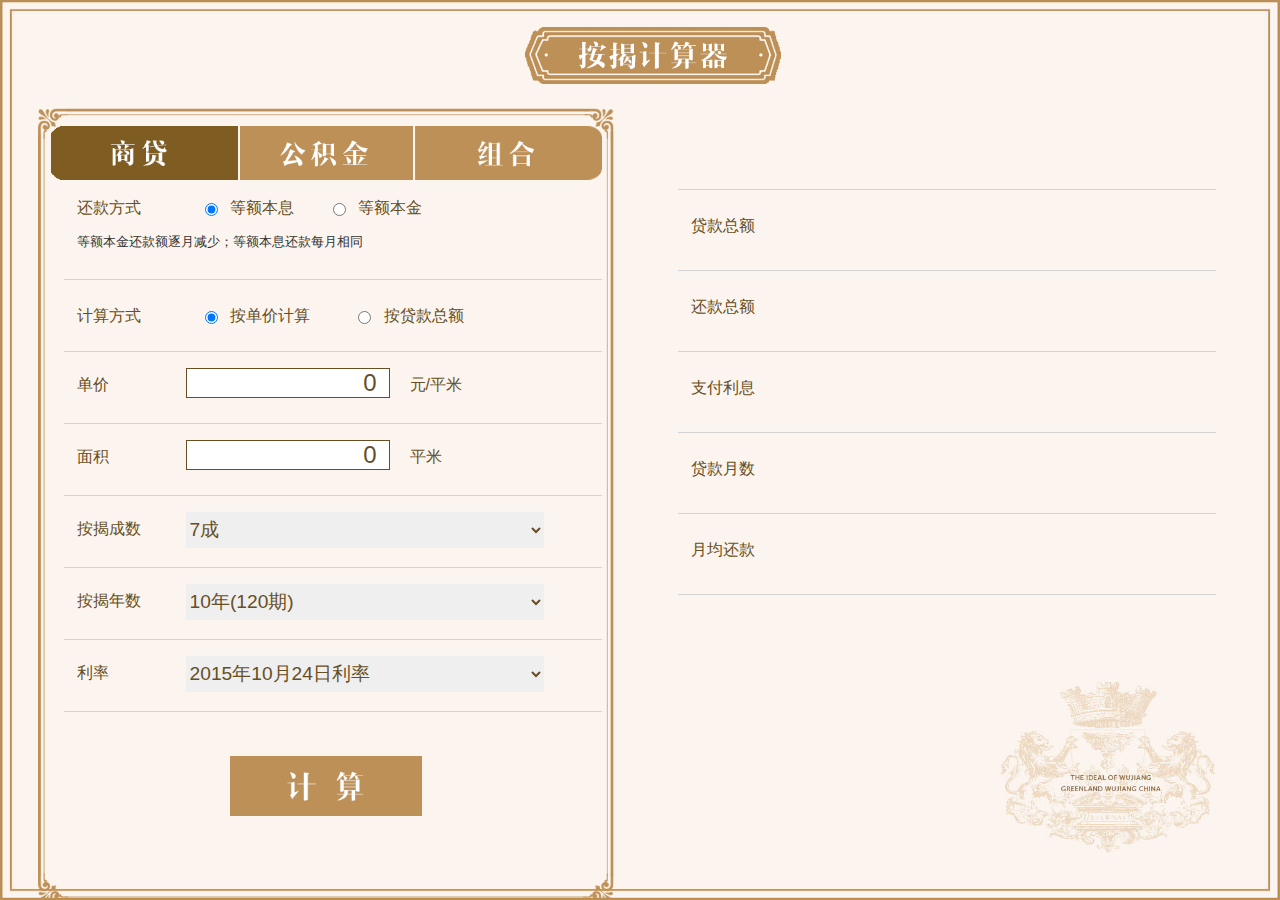
<file: Resource/calculation2/index.html>
﻿<!DOCTYPE>
<html>
<head>
<meta http-equiv="Content-Type" content="text/html; charset=utf-8" />
<meta name="viewport" content="width=device-width, initial-scale=1, minimum-scale=1, maximum-scale=1, user-scalable=no">
<meta name='apple-mobile-web-app-capable' content='yes' />
<meta name="format-detection" content="telephone=no" />
<title>房贷计算器</title>
<link href="css/common.css" type="text/css" rel="stylesheet" media="all">
<link href="css/index.css" type="text/css" rel="stylesheet" media="all">

</head>

<body>	
	<div id="mainContent">
		<img src="img/bg.jpg" id="bg">
		<div id="title_mc">
			<img src="img/title.png" id="title">
		</div>
		<img src="img/edge.png" id="edge">
			
		<!--商贷/公积贷-->
		<div id="type1" class="type">
			<img src="img/navbg1.png" class="navbg">
			<span class="tt lTt tt1">还款方式</span>
			
			<input type="radio" name="cb" class="cb cb1"/>
			<span class="tt tt2">等额本息</span>
			
			<input type="radio" name="cb" class="cb cb2"/>
			<span class="tt tt3">等额本金</span>
			
			<span class="tt lTt tt4">等额本金还款额逐月减少；等额本息还款每月相同</span>
			<div class="line lLi ll1"></div>
			
			<span class="tt lTt tt5">计算方式</span>
			
			<input type="radio" name="_cb" class="_cb cb3"/>
			<span class="tt tt6">按单价计算</span>
			
			<input type="radio" name="_cb" class="_cb cb4"/>
			<span class="tt tt7">按贷款总额</span>
			<div class="line lLi ll2"></div>
			
			<div id="mode1">
				<span class="tt lTt tt8">单价</span>
				<input type="tel" name="txt1" class="txt lTxt txt1" value="1234567" maxlength='7'/>
				<span class="tt tt9">元/平米</span>
				<div class="line lLi ll3"></div>
				
				<span class="tt lTt tt10">面积</span>
				<input type="tel" name="txt2" class="txt lTxt txt2" value="1234567" maxlength='7'/>
				<span class="tt tt11">平米</span>
				<div class="line lLi ll4"></div>
				
				<span class="tt lTt tt12">按揭成数</span>
				<select class="selTxt lTxt txt3" >
	                <option value="0.2">2成</option>
	                <option value="0.3">3成</option>
	                <option value="0.4">4成</option>
	                <option value="0.5">5成</option>
	                <option value="0.6">6成</option>
	                <option value="0.7">7成</option>
	                <option value="0.8">8成</option>
	                <option value="0.9">9成</option>
	            </select>
	            <div class="line lLi ll5"></div>
				
				<span class="tt lTt tt13">按揭年数</span>
				<select class="selTxt lTxt txt4" >
	                <option value="12">1年(12期)</option>
	                <option value="24">2年(24期)</option>
	                <option value="36">3年(36期)</option>
	                <option value="48">4年(48期)</option>
	                <option value="60">5年(60期)</option>
	                <option value="72">6年(72期)</option>
	                <option value="84">7年(84期)</option>
	                <option value="96">8年(96期)</option>
	                <option value="108">9年(108期)</option>
	                <option value="120">10年(120期)</option>
	                <option value="132">11年(132期)</option>
	                <option value="144">12年(144期)</option>
	                <option value="156">13年(156期)</option>
	                <option value="168">14年(168期)</option>
	                <option value="180">15年(180期)</option>
	                <option value="192">16年(192期)</option>
	                <option value="204">17年(204期)</option>
	                <option value="216">18年(216期)</option>
	                <option value="228">19年(228期)</option>
	                <option value="240">20年(240期)</option>
	                <option value="30">25年(300期)</option>
	                <option value="360">30年(360期)</option>
	            </select>
				<div class="line lLi ll6"></div>
				
				<span class="tt lTt tt14">利率</span>
				<div class="sdll">
					<select class="selTxt lTxt txt5" >
						<option value="0.049">2015年10月24日利率</option>
						<option value="0.0515">2015年8月26日利率</option>
						<option value="0.054">2015年6月28日利率</option>
						<option value="0.0565">2015年5月11日利率</option>
						<option value="0.059">2015年3月1日利率</option>
						<option value="0.0615">2014年11月22日利率</option>
					</select>
				</div>
				<div class="line lLi ll7"></div>
			</div>
			
			<div id="mode2" style="display: none;">
				<span class="tt lTt tt8">贷款金额</span>
				<input type="tel" name="txt1" class="txt lTxt txt1" value="1234567" maxlength='7'/>
				<span class="tt tt9">元</span>
				<div class="line lLi ll3"></div>
				
				<span class="tt lTt tt10">按揭年数</span>
				<select class="selTxt lTxt txt4" >
	                <option value="12">1年(12期)</option>
	                <option value="24">2年(24期)</option>
	                <option value="36">3年(36期)</option>
	                <option value="48">4年(48期)</option>
	                <option value="60">5年(60期)</option>
	                <option value="72">6年(72期)</option>
	                <option value="84">7年(84期)</option>
	                <option value="96">8年(96期)</option>
	                <option value="108">9年(108期)</option>
	                <option value="120">10年(120期)</option>
	                <option value="132">11年(132期)</option>
	                <option value="144">12年(144期)</option>
	                <option value="156">13年(156期)</option>
	                <option value="168">14年(168期)</option>
	                <option value="180">15年(180期)</option>
	                <option value="192">16年(192期)</option>
	                <option value="204">17年(204期)</option>
	                <option value="216">18年(216期)</option>
	                <option value="228">19年(228期)</option>
	                <option value="240">20年(240期)</option>
	                <option value="30">25年(300期)</option>
	                <option value="360">30年(360期)</option>
	            </select>
				<div class="line lLi ll4"></div>
				
				<span class="tt lTt tt12">利率</span>
				<div class="sdll">
					<select class="selTxt lTxt txt5" >
						<option value="0.049">2015年10月24日利率</option>
						<option value="0.0515">2015年8月26日利率</option>
						<option value="0.054">2015年6月28日利率</option>
						<option value="0.0565">2015年5月11日利率</option>
						<option value="0.059">2015年3月1日利率</option>
						<option value="0.0615">2014年11月22日利率</option>
					</select>
				</div>
				<div class="line lLi ll5"></div>
			</div>
		</div>
		
		<!--组合贷-->
		<div id="type3" class="type" style="display: none;">
			<img src="img/navbg3.png" class="navbg">
			<span class="tt lTt tt1">还款方式</span>
			
			<input type="radio" name="cb" class="cb cb1"/>
			<span class="tt tt2">等额本息</span>
			
			<input type="radio" name="cb" class="cb cb2"/>
			<span class="tt tt3">等额本金</span>
			
			<span class="tt lTt tt4">等额本金还款额逐月减少；等额本息还款每月相同</span>
			<div class="line lLi ll1"></div>
			
			<span class="tt lTt tt5">公积金贷款</span>
			<input type="tel" name="txt1" class="txt lTxt txt1" value="1234567" maxlength='7'/>
			<span class="tt tt6">元</span>
			<div class="line lLi ll2"></div>
			
			<span class="tt lTt tt7">商业贷款</span>
			<input type="tel" name="txt2" class="txt lTxt txt2" value="1234567" maxlength='7'/>
			<span class="tt tt8">元</span>
			<div class="line lLi ll3"></div>
			
			<span class="tt lTt tt9">按揭年数</span>
			<select class="selTxt lTxt txt3" >
                <option value="12">1年(12期)</option>
	                <option value="24">2年(24期)</option>
	                <option value="36">3年(36期)</option>
	                <option value="48">4年(48期)</option>
	                <option value="60">5年(60期)</option>
	                <option value="72">6年(72期)</option>
	                <option value="84">7年(84期)</option>
	                <option value="96">8年(96期)</option>
	                <option value="108">9年(108期)</option>
	                <option value="120">10年(120期)</option>
	                <option value="132">11年(132期)</option>
	                <option value="144">12年(144期)</option>
	                <option value="156">13年(156期)</option>
	                <option value="168">14年(168期)</option>
	                <option value="180">15年(180期)</option>
	                <option value="192">16年(192期)</option>
	                <option value="204">17年(204期)</option>
	                <option value="216">18年(216期)</option>
	                <option value="228">19年(228期)</option>
	                <option value="240">20年(240期)</option>
	                <option value="30">25年(300期)</option>
	                <option value="360">30年(360期)</option>
            </select>
			<div class="line lLi ll4"></div>
			
			<span class="tt lTt tt10">利率</span>
			<div class="sdll">
				<select class="selTxt lTxt txt4" >
					<option value="0.049">2015年10月24日利率</option>
					<option value="0.0515">2015年8月26日利率</option>
					<option value="0.054">2015年6月28日利率</option>
					<option value="0.0565">2015年5月11日利率</option>
					<option value="0.059">2015年3月1日利率</option>
					<option value="0.0615">2014年11月22日利率</option>
				</select>
			</div>
			<div class="gjjll">
				<select class="selTxt lTxt txt4" >
					<option value="0.0325">2015年10月24日利率</option>
					<option value="0.0325">2015年8月26日利率</option>
					<option value="0.035">2015年6月28日利率</option>
					<option value="0.0375">2015年5月11日利率</option>
					<option value="0.04">2015年3月1日利率</option>
					<option value="0.0425">2014年11月22日利率</option>
				</select>
			</div>
			<div class="line lLi ll5"></div>

		</div>
		
		<!--结果类1-->
		<div id="rst1">
			<div class="line rLi ll1"></div>
			
			<span class="tt rTt tt1">贷款总额</span>
			<span class="rst rTxt txt1">000000</span>
			<div class="line rLi ll2"></div>
			
			<span class="tt rTt tt2">还款总额</span>
			<span class="rst rTxt txt2">000000</span>
			<div class="line rLi ll3"></div>
			
			<span class="tt rTt tt3">支付利息</span>
			<span class="rst rTxt txt3">000000</span>
			<div class="line rLi ll4"></div>
			
			<span class="tt rTt tt4">贷款月数</span>
			<span class="rst rTxt txt4">000000</span>
			<div class="line rLi ll5"></div>
			
			<span class="tt rTt tt5">月均还款</span>
			<span class="rst rTxt txt5">000000</span>
			<div class="line rLi ll6"></div>
			
			<span class="tt rTt tt6">每月递减</span>
			<span class="rst rTxt txt6">000000</span>
			<div class="line rLi ll7"></div>
		</div>
		
		<div class="nav nav1"></div>
		<div class="nav nav2"></div>
		<div class="nav nav3"></div>
		
		<img src="img/cal_btn.png" id="cal_btn">
			
		<div class="black" style="display: none;">
			<span class="black_txt">建议横屏显示</span>
		</div>
	</div>
	
    <script src="js/jquery-2.1.1.min.js"></script>
    <script src="js/index.js"></script>
</body>
</html>
</file>
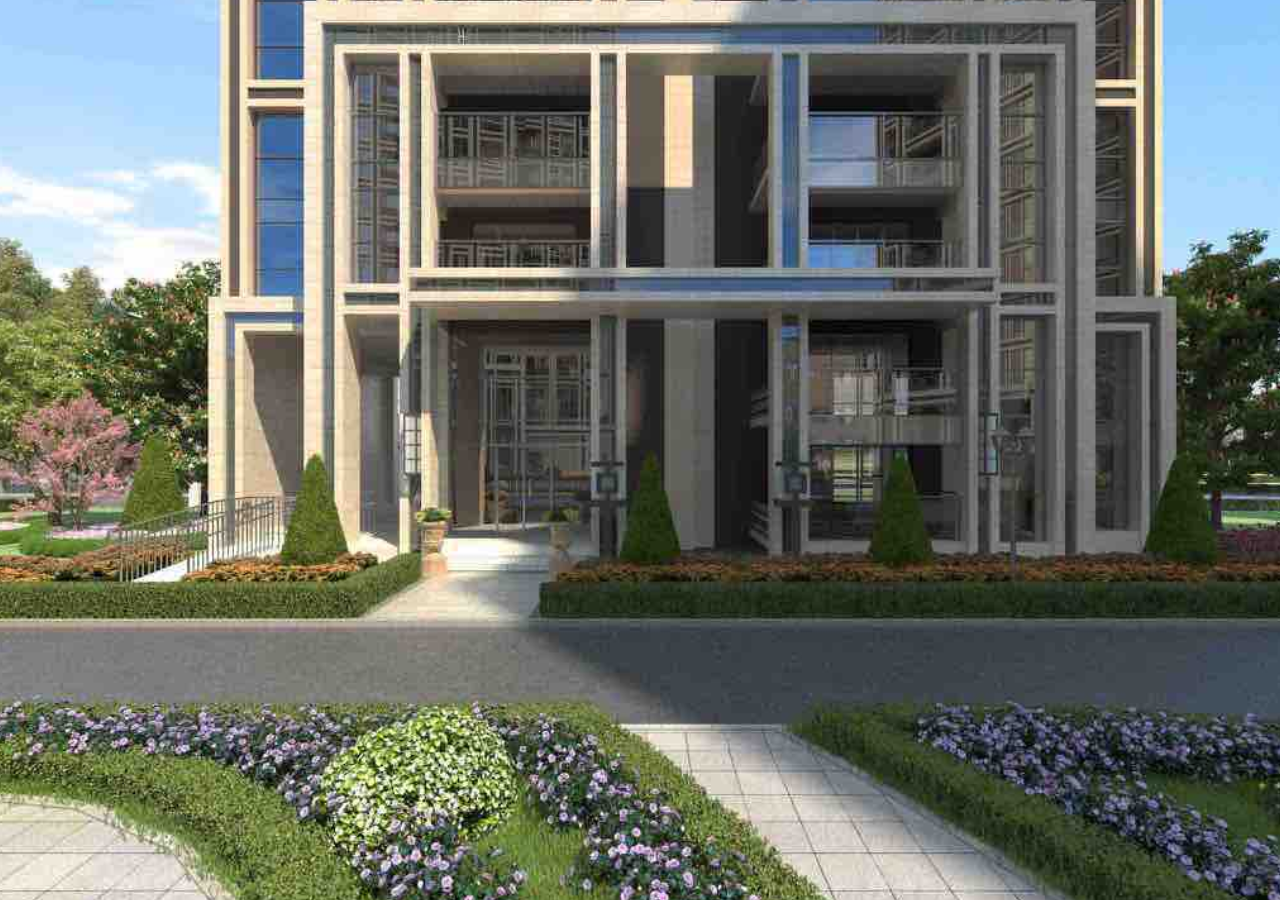
<file: Resource/my720/定点1/1.html>
<!DOCTYPE html>
<html>
	<head>
		<meta http-equiv="Content-Type" content="text/html;charset=UTF-8">
		<title></title>
		<meta name="viewport" content="width=device-width, initial-scale=1.0, minimum-scale=1.0, maximum-scale=1.0" />
		<meta name="apple-mobile-web-app-capable" content="yes" />
		<meta name="apple-mobile-web-app-status-bar-style" content="black" />
		<script type="text/javascript">
			// hide URL field on the iPhone/iPod touch
			function hideUrlBar() {
				if (((navigator.userAgent.match(/iPhone/i)) || (navigator.userAgent.match(/iPod/i)))) {
					container = document.getElementById("container");
					if (container) {
						var cheight;
						switch(window.innerHeight) {
							case 208:cheight=268; break; // landscape
							case 336:cheight=396; break; // portrait, in call status bar
							case 356:cheight=416; break; // portrait 
							default:
								cheight=window.innerHeight;
						}
						if ((container.offsetHeight!=cheight) || (window.innerHeight!=cheight)) {
							container.style.height=cheight + "px";
							setTimeout(function() { hideUrlBar(); }, 1000);
						}
					}
				}
				
				if (window.pageYOffset==0) {
					window.scrollTo(0, 1);
				
				}
			}
		</script>
		<style type="text/css" title="Default">
			body, div, h1, h2, h3, span, p {
				font-family: Verdana,Arial,Helvetica,sans-serif;
				color: #000000; 
			}
			/* fullscreen */
			html {
				height:100%;
			}
			body {
				height:100%;
				margin: 0px;
				overflow:hidden; /* disable scrollbars */
			}
			body {
			  font-size: 10pt;
			  background : #ffffff;
			}
			table,tr,td {
				font-size: 10pt;
				border-color : #777777;
				background : #dddddd; 
				color: #000000; 
				border-style : solid;
				border-width : 2px;
				padding: 5px;
				border-collapse:collapse;
			}
			h1 {
				font-size: 18pt;
			}
			h2 {
				font-size: 14pt;
			}
			.warning { 
				font-weight: bold;
			} 
		</style>	
	</head>
	<body onorientationchange="hideUrlBar();">
		<script type="text/javascript" src="pano2vr_player.js">
		</script>
		<script type="text/javascript" src="skin.js">
		</script>
		<div id="container" style="width:100%;height:100%;">
		This content requires HTML5/CSS3, WebGL, or Adobe Flash Player Version 9 or higher.
		</div>
		<script type="text/javascript">
	
			// create the panorama player with the container
			pano=new pano2vrPlayer("container");
			// add the skin object
			skin=new pano2vrSkin(pano);
			// load the configuration
			pano.readConfigUrl("B1kt.xml");
			// hide the URL bar on the iPhone
			hideUrlBar();
			
		</script>
		<noscript>
			<p><b>Please enable Javascript!</b></p>
		</noscript>
	</body>
</html>
</file>
<file: Resource/calculation2/css/common.css>
﻿/* CSS Document */

@charset "utf-8";
/*table,tbody,th,td*/
body,div,dl,dt,dd,ul,ol,li,h1,h2,h3,h4,h5,h6,form,input,p{ -webkit-text-size-adjust:none; margin: 0; padding: 0; border: none; -webkit-tap-highlight-color:rgba(0,0,0,0); font-size: 1em; font-family:"Microsoft Yahei","微软雅黑",Tahoma,Arial,Helvetica,STHeiti; color: #4c4948; }
html,body{ min-height:100%;background-color: #FCF5EF;}
/*input,*/
img,button,a,select,textarea{ margin: 0; padding: 0; resize:none; border:none; outline:none; } 
ol,ul { list-style:none; } 
h1,h2,h3,h4,h5,h6,p,em{ font-size:100%; word-wrap:break-word; font-weight: normal; font-style: normal; }
a:active, a:focus{ outline:none; }
button::-moz-focus-inner,input::-moz-focus-inner{ padding:0; border:0; }
/*table{ border-collapse:collapse; border-spacing:0; }*/
.clearfix:after { content: "."; display: block; height: 0; clear: both; visibility: hidden; font-size:0; }
.clearfix{ zoom:1; }
</file>
<file: Resource/calculation2/css/index.css>
/**
 * Created by ohkei QQ:66005199.
 */

/*主要*/
html {	
	-webkit-transform-origin: 0 0;
	transform-origin: 0 0; 	
}
#mainContent{
	margin-left: auto;
	margin-right: auto;
	overflow: hidden;
	position: relative;
	width: 100%;
	/*text-align: center;*/
	background-color: #FCF5EF;	
}

/* ****************************** 公共 ****************************** */
#bg{
	width: 100%;
	height: 100%;
}
#title_mc{
	text-align: center;
	margin-right: 18%;
}
#title{
	width: 20%;
	position: absolute;
	top:3%;
}
#edge{
	width: 45%;
	position: absolute;
	top:12%;
	left:3%;
}
.navbg{
	width: 43%;
	position: absolute;
	top:14%;
	left:4%;
}
.tt{
	font-size: 1em;
	color:#674e23;
	position: absolute;
}
.lTt{
	left:6%;
}
.rTt{
	left:54%;
}
.txt{
	font-size: 1.5em;
	color:#674e23;
	width:16%;
	position: absolute;
	border:1px solid #674e23;
	text-align: right;
	padding-right:1%;
}
.selTxt{
	font-size: 1.2em;
	padding-top:0.5%;
	padding-bottom:0.5%;
	color:#674e23;
	width:28%;
	position: absolute;
}
.rst{
	font-size: 1.5em;
	color:#674e23;
	position: absolute;
}
.lTxt{
	left:5%;
}
.rTxt{
	left:64%;
}
.cb{
	position: absolute;
	top:22.5%;
}
._cb{
	position: absolute;
	top:34.5%;
}
.line{
	background-color:#D3D3D3;
	height:1px;
	width:42%;
	position: absolute;
}
.lLi{
	left:5%;
}
.rLi{
	left:53%;
}
#cal_btn{
	width: 15%;
	position: absolute;
	top:84%;
	left:18%;
}
.nav{
	width:14.3%;
	height:5.7%;
	background-color:#D3D3D3;
	opacity: 0;
	position: absolute;
	top:14%;
}
.nav1{
	left:4%;
}
.nav2{
	left:18.4%;
}
.nav3{
	left:32.5%;
}

/*还款方式*/
.type .tt1{
	top:22%;
}
/*等额本息*/
.type .cb1{
	left:16%;
}
.type .tt2{
	top:22%;
	left:18%;
}
/*等额本金*/
.type .cb2{
	left:26%;
}
.type .tt3{
	top:22%;
	left:28%;
}
/*等额本金还款额逐月减少；等额本息还款每月相同*/
.type .tt4{
	top:26%;
	font-size: 0.8em;
	color:#333;
}

.black{
	width:100%;
	height:100%;
	background-color: #866833;
	opacity: 0.97;
	position: absolute;
	top:0;
	left:0;
	text-align: center;
}
.black_txt{
	position: absolute;
	top: 50%;
	right:36%;
	color:#FFF;
	font-size: 1em;
	opacity: 0.6;
}
/* ****************************** 商贷 ****************************** */
#type1 .ll1{
	top:31%;
}
#type1 .ll2{
	top:39%;
}
#type1 .ll3{
	top:47%;
}
#type1 .ll4{
	top:55%;
}
#type1 .ll5{
	top:63%;
}
#type1 .ll6{
	top:71%;
}
#type1 .ll7{
	top:79%;
}

/*计算方式*/
#type1 .tt5{
	top:34%;
}
#type1 .tt6{
	top:34%;
	left:18%;
}
#type1 .tt7{
	top:34%;
	left:30%;
}
#type1 .cb3{
	left:16%;
}
#type1 .cb4{
	left:28%;
}

/*单价*/
#type1 .tt8{
	top:41.7%;
}
/*元/平米*/
#type1 .tt9{
	top:41.7%;
	left:32%;
}
#type1 .txt1{
	top:40.9%;
	left:14.5%;
}

/*面积*/
#type1 .tt10{
	top:49.7%;
}
/*平米*/
#type1 .tt11{
	top:49.7%;
	left:32%;
}
#type1 .txt2{
	top:48.9%;
	left:14.5%;
}

/*按揭成数*/
#type1 .tt12{
	top:57.7%;
}
#type1 .txt3{
	top:56.9%;
	left:14.5%;
}

/*按揭年份*/
#type1 .tt13{
	top:65.7%;
}
#type1 .txt4{
	top:64.9%;
	left:14.5%;
}

/*利率*/
#type1 .tt14{
	top:73.7%;
}
#type1 .txt5{
	top:72.9%;
	left:14.5%;
}
/* ****************************** 组合贷 ****************************** */
#type3 .ll1{
	top:31%;
}
#type3 .ll2{
	top:40%;
}
#type3 .ll3{
	top:49%;
}
#type3 .ll4{
	top:58%;
}
#type3 .ll5{
	top:67%;
}
#type3 .ll6{
	top:76%;
}
/*公积金贷款*/
#type3 .tt5{
	top:34%;
}
/*元*/
#type3 .tt6{
	top:34%;
	left:32%;
}
#type3 .txt1{
	top:33.2%;
	left:14.5%;
}


/*商业贷款*/
#type3 .tt7{
	top:43%;
}
/*元*/
#type3 .tt8{
	top:43%;
	left:32%;
}
#type3 .txt2{
	top:42.2%;
	left:14.5%;
}

/*按揭年数*/
#type3 .tt9{
	top:52%;
}
#type3 .txt3{
	top:51.2%;
	left:14.5%;
}

/*利率*/
#type3 .tt10{
	top:61%;
}
#type3 .txt4{
	top:60.2%;
	left:14.5%;
}

/* ****************************** 结果类1 ****************************** */
#rst1 .ll1{
	top:21%;
}
#rst1 .ll2{
	top:30%;
}
#rst1 .ll3{
	top:39%;
}
#rst1 .ll4{
	top:48%;
}
#rst1 .ll5{
	top:57%;
}
#rst1 .ll6{
	top:66%;
}
#rst1 .ll7{
	top:75%;
}

/*贷款总额*/
#rst1 .tt1{
	top:24%;
}
#rst1 .txt1{
	top:23.3%;
}

/*还款总额*/
#rst1 .tt2{
	top:33%;
}
#rst1 .txt2{
	top:32.3%;
}

/*支付利息*/
#rst1 .tt3{
	top:42%;
}
#rst1 .txt3{
	top:41.3%;
}

/*贷款月数*/
#rst1 .tt4{
	top:51%;
}
#rst1 .txt4{
	top:50.3%;
}

/*月均还款*/
#rst1 .tt5{
	top:60%;
}
#rst1 .txt5{
	top:59.3%;
}

/*每月递减*/
#rst1 .tt6{
	top:69%;
}
#rst1 .txt6{
	top:68.3%;
}
</file>
